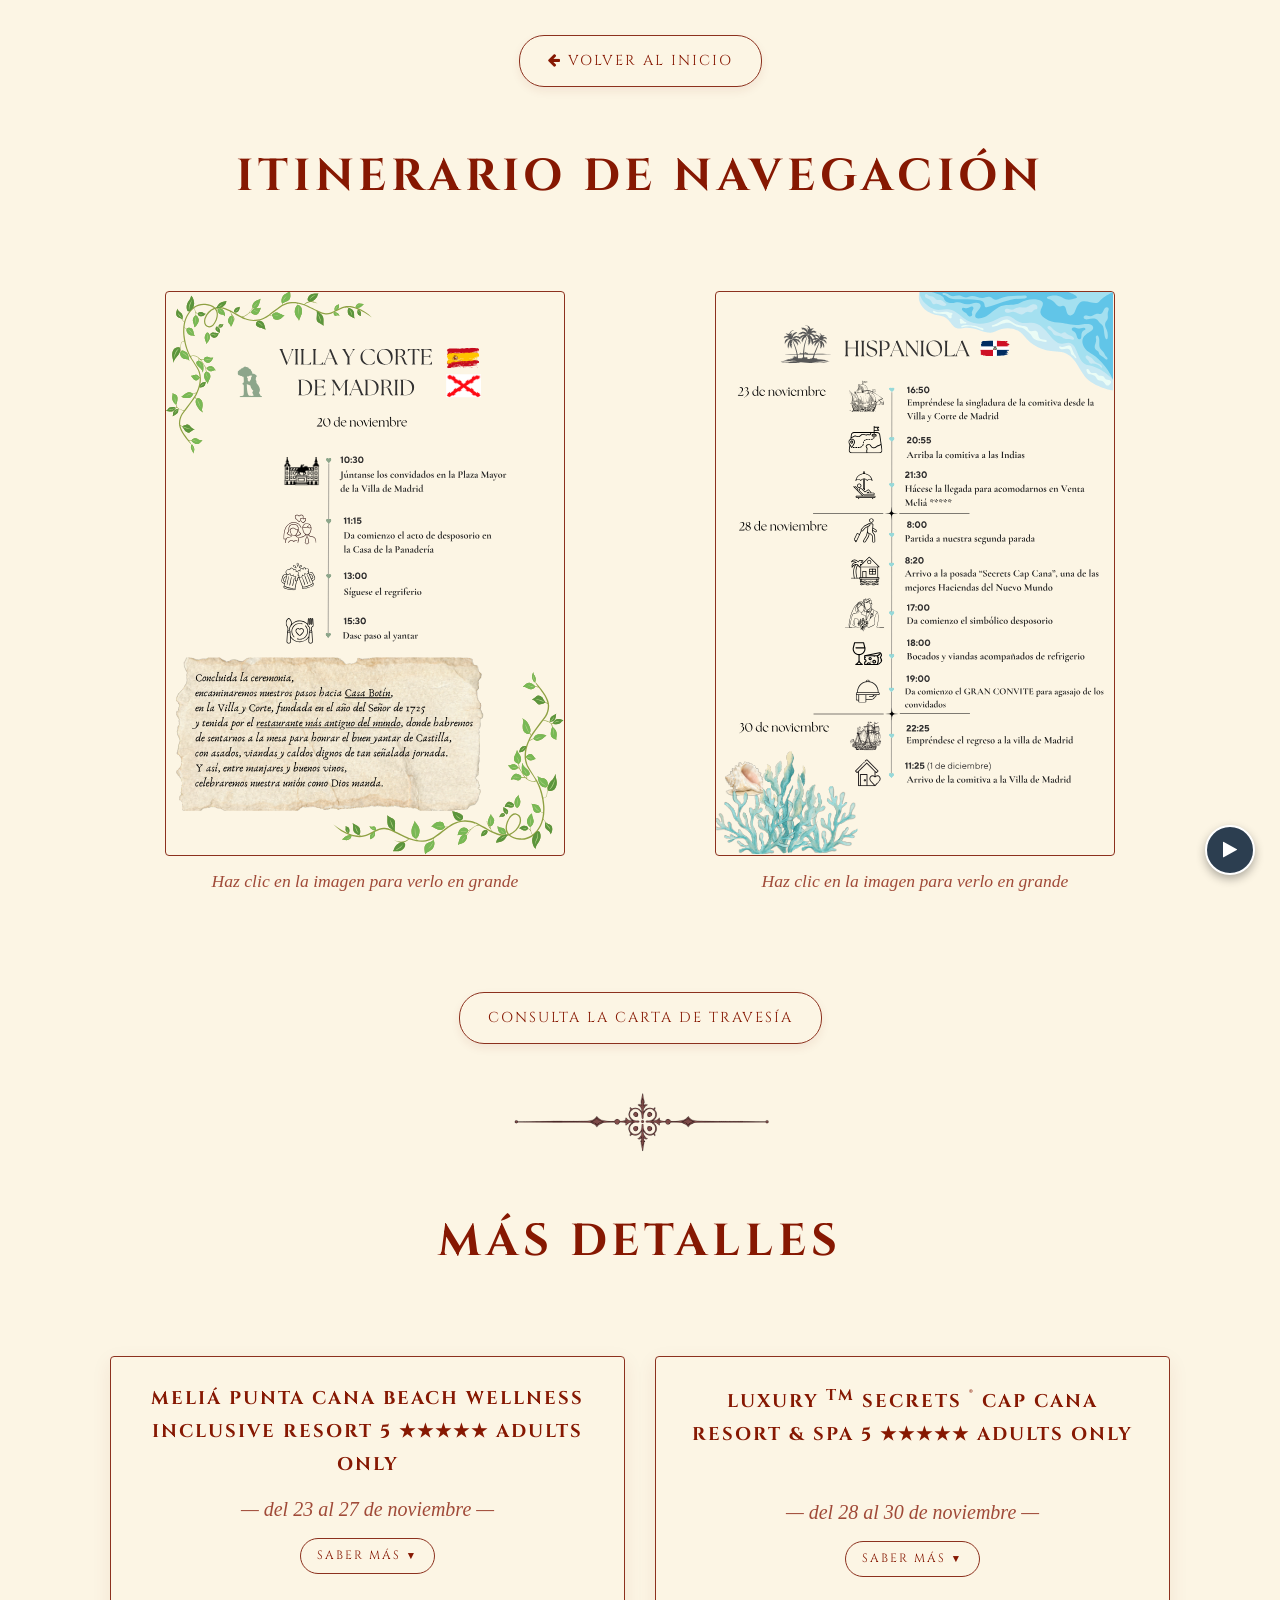
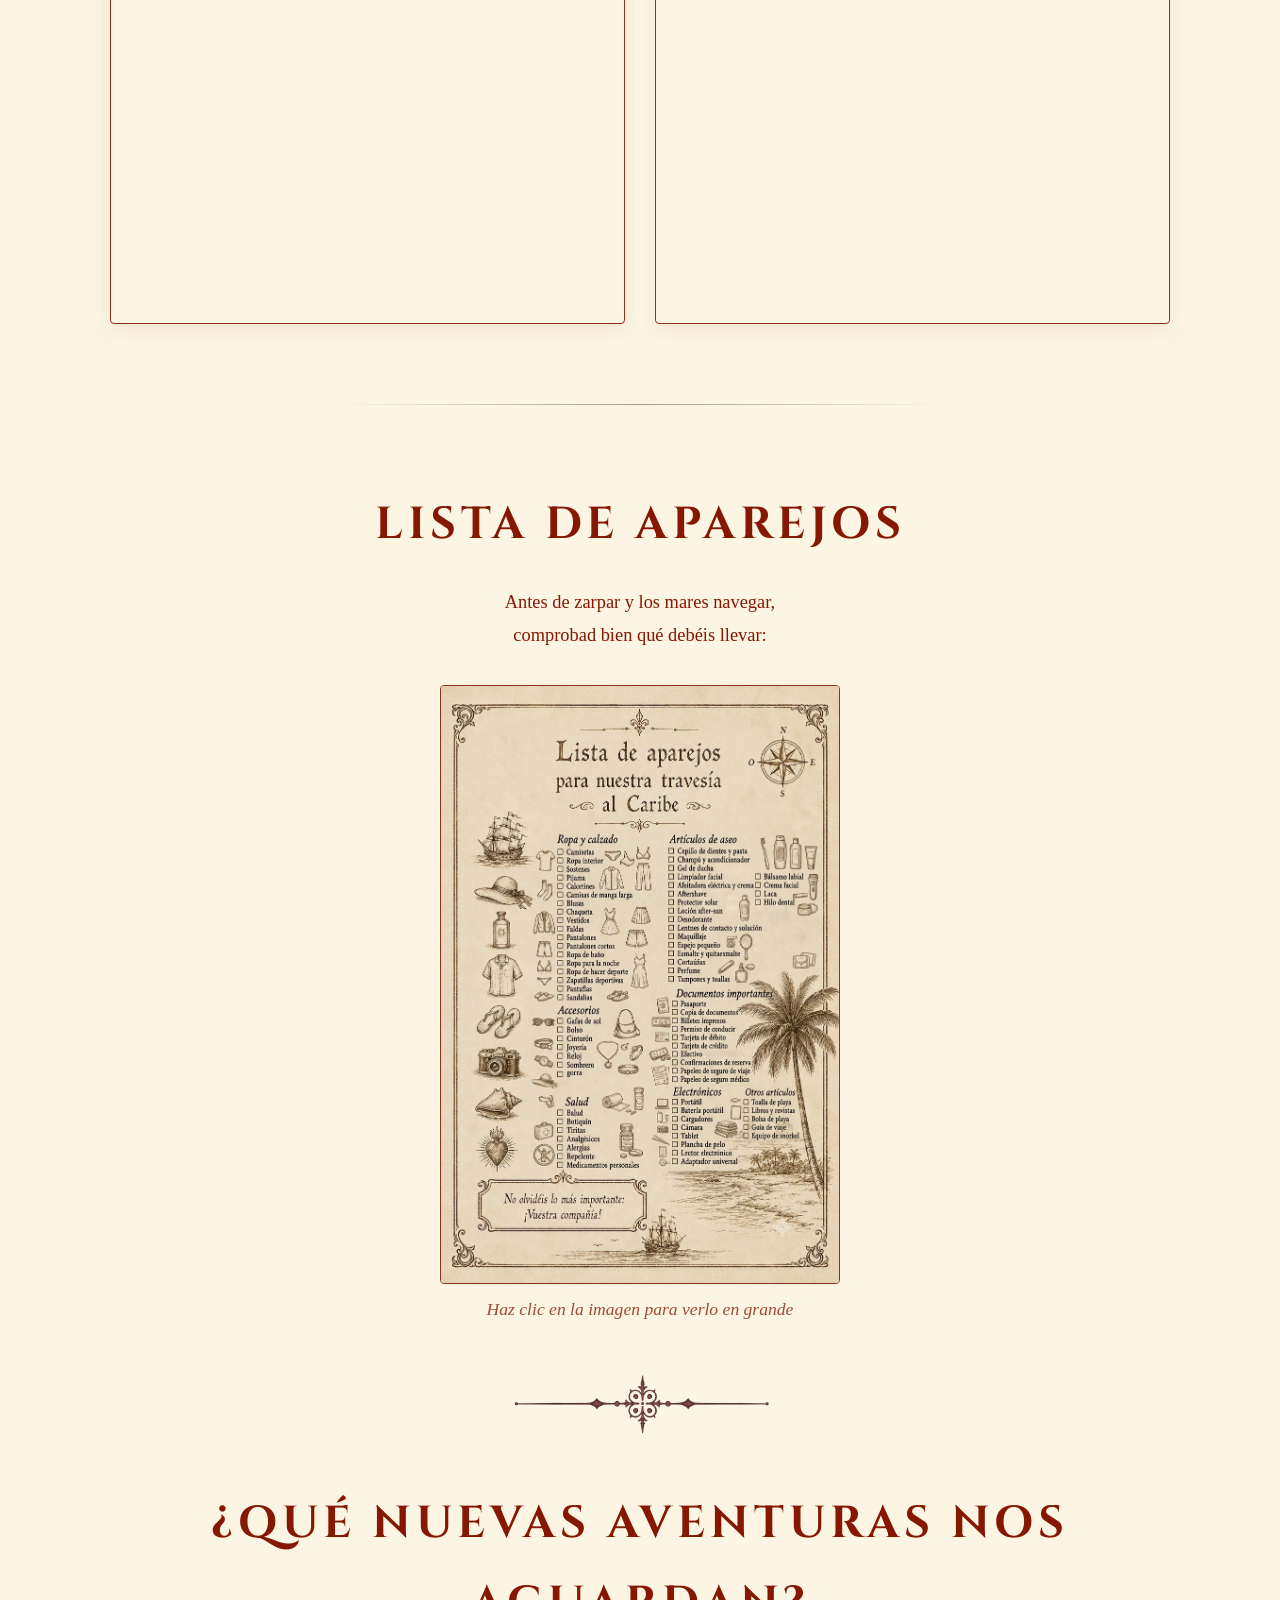
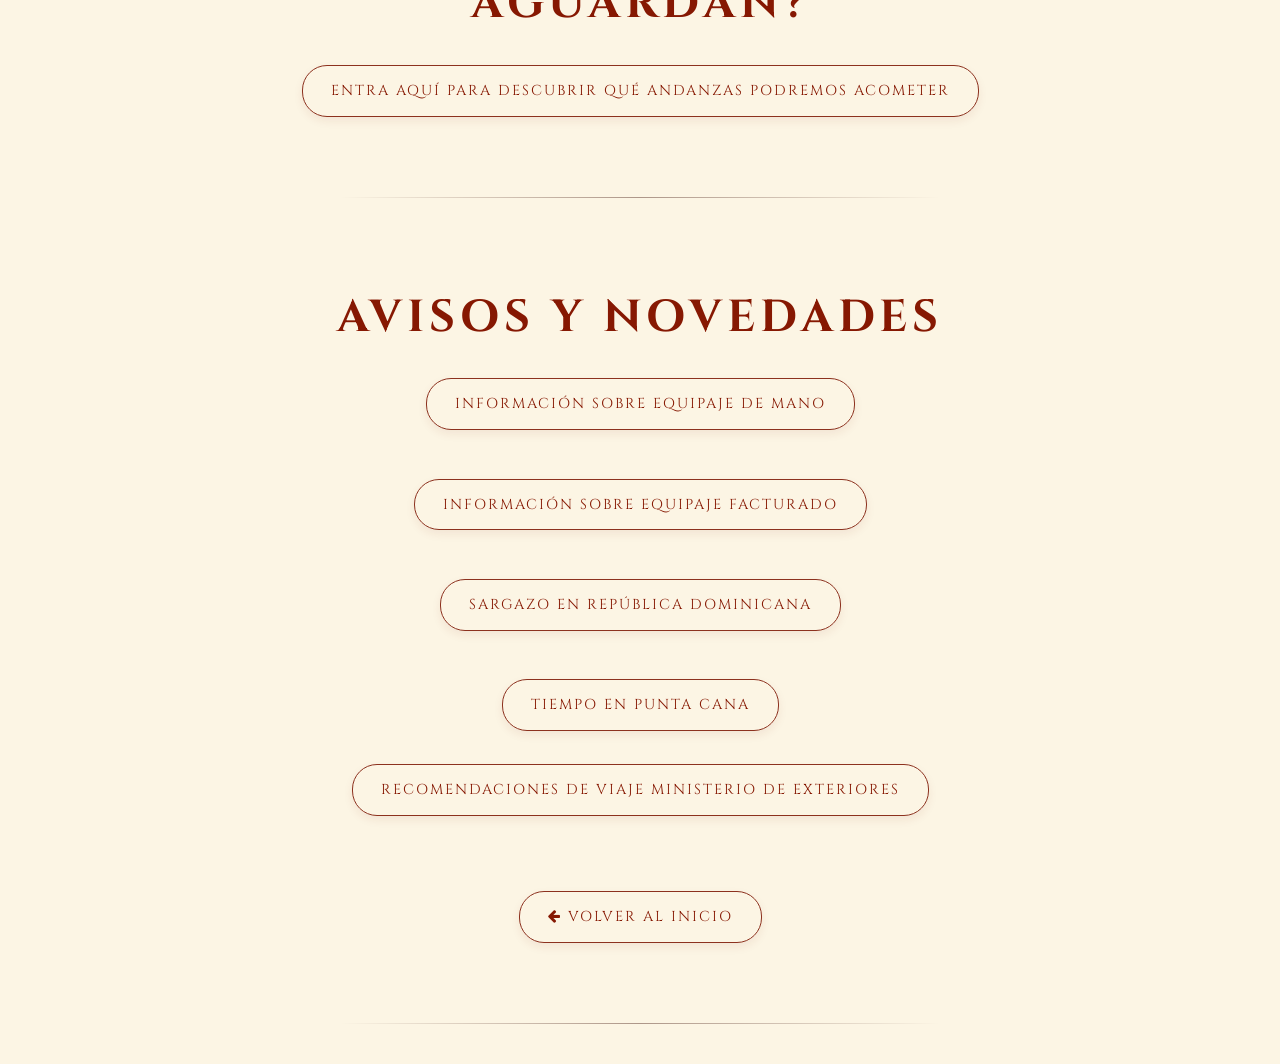
<file: donde-os-llevamos.html>
<!DOCTYPE html>
<html lang="es">
<head>
  <meta charset="UTF-8">
  <meta name="viewport" content="width=device-width, initial-scale=0.7">
  <title>MARTÍN & VERÓNICA - ITINERARIO</title>
  
  <link rel="stylesheet" href="style.css?v=10">
  <link rel="stylesheet" href="https://cdnjs.cloudflare.com/ajax/libs/font-awesome/4.7.0/css/font-awesome.min.css">
  <link rel="preconnect" href="https://fonts.googleapis.com">
  <link rel="preconnect" href="https://fonts.gstatic.com" crossorigin>
</head>
<body>

  <!-- BOTÓN VOLVER (ARRIBA DEL TODO) -->
  <div class="container" style="padding-top: 20px; padding-bottom: 10px;">
    <div class="aventuras-link-wrapper">
      <a href="index.html" class="aventuras-btn">
        <i class="fa fa-arrow-left"></i> Volver al inicio
      </a>
    </div>
  </div>

  <!-- ITINERARIO DE NAVEGACIÓN -->
  <section class="itinerary-section">
    <div class="container">
      <h2 class="section-title">ITINERARIO DE NAVEGACIÓN</h2>
      <br>
      <div class="itinerary-grid">
        <div class="itinerary-card">
          <img src="img/itinerario-madrid.svg" alt="Itinerario Madrid" class="itinerary-img zoomable-img">
          <p class="itinerary-caption">Haz clic en la imagen para verlo en grande</p>
        </div>
        <div class="itinerary-card">
          <img src="img/itinerario-puntacana.svg" alt="Itinerario Punta Cana" class="itinerary-img zoomable-img">
          <p class="itinerary-caption">Haz clic en la imagen para verlo en grande</p>
        </div>
      </div>
    </div>
  </section>

  <!-- CARTA DE TRAVESIA-->
  <section class="aventuras-section">
    <div class="container">
      <div class="aventuras-link-wrapper">
        <a href="docs/itinerario.pdf" target="_blank" rel="noopener noreferrer" class="aventuras-btn">
          Consulta la carta de travesía
        </a>
      </div>
    </div>
  </section>

  <!-- SEPARADOR CON IMAGEN -->
  <div class="container">
    <div class="separador-imagen-container">
      <img src="img/separador-ok.png" alt="Separador decorativo" class="separador-img">
    </div>
  </div>

  <!-- ALOJAMIENTO -->
  <section>
    <div class="container">
      <h2 class="section-title">MÁS DETALLES</h2>
      <br>
      <div class="hotels-grid">
        
        <!-- HOTEL 1 -->
        <div class="hotel-card">
          <div class="hotel-info">
            <h3><strong>MELIÁ PUNTA CANA BEACH WELLNESS INCLUSIVE RESORT 5 ★★★★★ ADULTS ONLY</strong></h3>
            <p class="hotel-dates">— del 23 al 27 de noviembre —</p>
            
            <details class="leer-mas-details">
              <summary class="leer-mas-btn"><span>Saber más</span></summary>
              <p class="hotel-texto-detallado">
                Único es aqueste retiro de bienestar en la isla de La Española, 
                reservado tan solo a los mayores, y asentado junto a las magníficas aguas de la Playa Bávaro, de acceso privado.
                En él hallaránse aposentos e instalaciones de gran lujo, manjares de escogida calidad y un servicio dispuesto a 
                procurar al viajero toda suerte de comodidades, para que su estancia en tierras del Caribe sea digna de memoria.
                Ofrece asimismo una cumplida «Experiencia de Bienestar integral», con entrada a más de seis casas de manjares, 
                cinco albercas y diversas actividades diarias consagradas al sosiego del cuerpo y del espíritu.
              </p>
            </details>
          </div>
          
          <a href="https://www.melia.com/en/hotels/dominican-republic/punta-cana/melia-punta-cana-beach-resort?utm_campaign=google&utm_content=5917&utm_medium=organic&utm_source=directories" target="_blank" rel="noopener noreferrer" class="hotel-map-link">
            <iframe class="hotel-map" src="https://www.google.com/maps/embed?pb=!1m18!1m12!1m3!1d3779.8195241148846!2d-68.41764892433007!3d18.672092982451126!2m3!1f0!2f0!3f0!3m2!1i1024!2i768!4f13.1!3m3!1m2!1s0x8ea8ec956bfc8b47%3A0xa459a2528b9f4a49!2sMeli%C3%A1%20Caribe%20Beach%20Resort!5e0!3m2!1ses!2ses!4v1784669785300!5m2!1ses!2ses" width="400" height="400" style="border:0;" allowfullscreen="" loading="lazy" referrerpolicy="strict-origin-when-cross-origin"></iframe>
          </a>
        </div>

        <!-- HOTEL 2 -->
        <div class="hotel-card">
          <div class="hotel-info">
            <h3><strong>Luxury <sup>TM</sup> Secrets <sup>®</sup> Cap Cana Resort & Spa 5 ★★★★★ Adults Only</strong></h3>
            <br>
            <p class="hotel-dates">— del 28 al 30 de noviembre —</p>
            
            <details class="leer-mas-details">
              <summary class="leer-mas-btn"><span>Saber más</span></summary>
              <p class="hotel-texto-detallado">
                Hállase aquesta ilustre morada entre las más preclaras y suntuosas de cuantas se conocen en las tierras del Caribe, 
                ennoblecida con la insigne distinción AAA Five Diamond, 
                y asentada en la cercada y privileged villa de Cap Cana.
                El Secrets Cap Cana Resort & Spa alza sus aposentos ante las cristalinas aguas de la playa de Juanillo,
                de uso reservado, tenida por una de las más hermosas y apacibles costas de toda La Española.
                En apuesta morada hallárase descanso, deleite y cumplida atención, bajo el sello Unlimited Luxury ®, 
                haciendo de la estancia una experiencia digna de los más ilustres viajeros que a las tierras del Nuevo Mundo se aventuran.
              </p>
            </details>
          </div>
          
          <a href="https://www.hyattinclusivecollection.com/es/resorts-y-hoteles/secrets/republica-dominicana/cap-cana-resort-spa/" target="_blank" rel="noopener noreferrer" class="hotel-map-link">
            <iframe class="hotel-map" src="https://www.google.com/maps/embed?pb=!1m18!1m12!1m3!1d3783.974538412734!2d-68.49913742433406!3d18.48481248260191!2m3!1f0!2f0!3f0!3m2!1i1024!2i768!4f13.1!3m3!1m2!1s0x8ea891001d36a695%3A0x938358f0d69315cd!2sSecrets%20Cap%20Cana%20Resort%20%26%20Spa!5e0!3m2!1ses!2ses!4v1784669958834!5m2!1ses!2ses" width="400" height="400" style="border:0;" allowfullscreen="" loading="lazy" referrerpolicy="strict-origin-when-cross-origin"></iframe>
          </a>
        </div>

      </div>
    </div>
  </section>

  <hr class="divider">

  <!-- QUE NECESITO LLEVAR -->
  <section class="itinerary-section">
    <div class="container">
      <h2 class="section-title">LISTA DE APAREJOS</h2>
      <p>Antes de zarpar y los mares navegar,</p>
      <p>comprobad bien qué debéis llevar:</p>
      <br>
      <div class="itinerary-card">
        <img src="img/listado-aparejos-completo.png" alt="Listado maleta" class="itinerary-img zoomable-img">
        <p class="itinerary-caption">Haz clic en la imagen para verlo en grande</p>
      </div>
    </div>
  </section>

  <!-- SEPARADOR CON IMAGEN -->
  <div class="container">
    <div class="separador-imagen-container">
      <img src="img/separador-ok.png" alt="Separador decorativo" class="separador-img">
    </div>
  </div>

  <!-- NUEVAS AVENTURAS -->
  <section class="aventuras-section">
    <div class="container">
      <h2 class="section-title">¿QUÉ NUEVAS AVENTURAS NOS AGUARDAN?</h2>
      
      <div class="aventuras-link-wrapper">
        <a href="docs/excursiones.pdf" target="_blank" rel="noopener noreferrer" class="aventuras-btn">
          Entra aquí para descubrir qué andanzas podremos acometer
        </a>
      </div>
    </div>
  </section>

  <hr class="divider">

  <!-- AVISOS-NOVEDADES -->
  <section class="aventuras-section">
    <div class="container">
      <h2 class="section-title">AVISOS Y NOVEDADES</h2>
      
      <div class="aventuras-link-wrapper">
       <a href=https://www.aireuropa.com/es/es/aea/informacion-para-volar/equipaje/equipaje-de-mano.html" target="_blank" rel="noopener noreferrer" class="aventuras-btn">
      Información sobre equipaje de mano
      </a>
      <br>
      <br>

      <div class="aventuras-link-wrapper">
       <a href=https://www.aireuropa.com/es/es/aea/informacion-para-volar/equipaje/equipaje-facturado.html" target="_blank" rel="noopener noreferrer" class="aventuras-btn">
      Información sobre equipaje facturado
      </a>
      <br>
      <br>


      <div class="aventuras-link-wrapper">
       <a href=https://fangass.com/?ile=republique-dominicaine&lang=es" target="_blank" rel="noopener noreferrer" class="aventuras-btn">
      Sargazo en República Dominicana
      </a>
      <br>
      <br>

      <div class="aventuras-link-wrapper">
        <a href="https://www.accuweather.com/es/do/punta-cana/462477/weather-forecast/462477" target="_blank" rel="noopener noreferrer" class="aventuras-btn">
          Tiempo en Punta Cana
        </a>
        <br><br>

        <a href="https://www.exteriores.gob.es/es/ServiciosAlCiudadano/Paginas/Detalle-recomendaciones-de-viaje.aspx?trc=República+Dominicana" target="_blank" rel="noopener noreferrer" class="aventuras-btn">
          Recomendaciones de viaje Ministerio de Exteriores
        </a>

      </div>
    </div>
  </section>

  <!-- BOTÓN VOLVER (ABAJO DEL TODO) -->
  <div class="container" style="padding-top: 20px; padding-bottom: 40px;">
    <div class="aventuras-link-wrapper">
      <a href="index.html" class="aventuras-btn">
        <i class="fa fa-arrow-left"></i> Volver al inicio
      </a>
    </div>
  </div>

  <hr class="divider">

  <!-- MODAL / LIGHTBOX PARA AMPLIAR IMÁGENES -->
  <div id="image-modal" class="modal-overlay">
    <span class="modal-close">&times;</span>
    <img class="modal-content" id="modal-img" alt="Vista ampliada">
  </div>

  <!-- AUDIO DE FONDO -->
  <audio id="musica-fondo" preload="auto" loop>
    <source src="audio/Bilirrubina.mp3" type="audio/mp3">
    Tu navegador no soporta el elemento de audio.
  </audio>

  <!-- BOTÓN FLOTANTE DE CONTROL DE MÚSICA -->
  <button id="btn-musica" class="musica-float-btn" onclick="toggleMusica()" aria-label="Reproducir o pausar música">
    <i id="icono-musica" class="fa fa-play"></i>
  </button>

  <script>
    /* AMPLIFICADOR DE IMÁGENES */
    const modal = document.getElementById('image-modal');
    const modalImg = document.getElementById('modal-img');
    const closeBtn = document.getElementsByClassName('modal-close')[0];

    document.querySelectorAll('.zoomable-img').forEach(img => {
      img.addEventListener('click', function() {
        modal.style.display = 'flex';
        modalImg.src = this.src;
      });
    });

    closeBtn.addEventListener('click', () => { 
      modal.style.display = 'none'; 
    });

    modal.addEventListener('click', (e) => {
      if (e.target === modal) modal.style.display = 'none';
    });

    /* CONTROL MANUAL DEL AUDIO CON BOTÓN FLOTANTE */
    const audio = document.getElementById('musica-fondo');
    const iconoMusica = document.getElementById('icono-musica');

    function toggleMusica() {
      if (audio.paused) {
        audio.play().then(() => {
          iconoMusica.className = 'fa fa-pause';
        }).catch(err => {
          console.error("Error al reproducir audio:", err);
        });
      } else {
        audio.pause();
        iconoMusica.className = 'fa fa-play';
      }
    }
  </script>

</body>
</html>
</file>
<file: style.css>
@import url('https://fonts.googleapis.com/css2?family=Cinzel+Decorative:wght@400;700&family=Cinzel:wght@400;600;700&family=IM+Fell+English:ital@0;1&display=swap');

:root {
  /* Paleta Siglo de Oro / Carta Cervantina */
  --bg-main: #fcf5e4;           /* Amarillo ocre suave estilo pergamino */
  --text-main: #861802;         /* Terracota / Teja profundo para textos principales */
  --text-muted: #A04A38;        /* Terracota suave para detalles secundarios */
  --border-color: #8C311E;      /* Borde terracota para enmarcar */
  
  /* Fuentes Cervantinas */
  --font-title: 'Cinzel', serif;
  --font-decorative: 'Cinzel Decorative', serif;
  --font-body: 'IM Fell English', serif;
}

* { 
  box-sizing: border-box; 
  margin: 0; 
  padding: 0; 
}

html { 
  scroll-behavior: smooth; 
}

body {
  font-family: var(--font-body);
  font-size: 1.15rem;
  line-height: 1.8;
  text-align: center;
  margin: 0;
  background-color: var(--bg-main);
  color: var(--text-main);
  overflow-x: hidden;
}

h1, h2, h3 {
  font-family: var(--font-title);
  font-weight: 600;
  letter-spacing: 2px;
  text-transform: uppercase;
  color: var(--text-main);
}

p {
  font-family: var(--font-body);
}

a { 
  text-decoration: none; 
  color: inherit; 
}

.container { 
  max-width: 1100px; 
  margin: 0 auto; 
  padding: 0 20px; 
}

section { 
  padding: 40px 20px; 
  background-color: var(--bg-main); 
  color: var(--text-main); 
}

.divider {
  border: 0;
  height: 1px;
  background-image: linear-gradient(to right, rgba(124, 40, 24, 0), rgba(55, 9, 0, 0.4), rgba(124, 40, 24, 0));
  margin: 40px auto;
  max-width: 600px;
  width: 80%;
}

/* ==========================================
   SEPARADOR CON IMAGEN DECORATIVA (MÁS DISCRETO)
   ========================================== */
.separador-imagen-container {
  display: flex;
  justify-content: center;
  align-items: center;
  margin: 1px auto 0 auto;     /* Espaciado superior mínimo (5px) y 0 abajo */
  width: 100%;
}

.separador-img {
  max-width: 300px;            /* Tamaño más contenido y elegante */
  width: 100%;
  height: auto;
  display: block;
  object-fit: contain;
  filter: sepia(50%) hue-rotate(320deg) contrast(105%); 
}

/* Reducimos también el espaciado superior de las tarjetas que vienen justo después */
#ubicaciones {
  padding-top: 1px;           /* Reduce el espacio que deja la propia sección */
}

/* Ajuste para móviles */
@media (max-width: 768px) {
  .separador-img {
    max-width: 170px;
  }
  .separador-imagen-container {
    margin: 5px auto 0 auto;
  }
  
} 

.section-title {
  font-family: var(--font-title);
  font-size: 2.8rem;
  font-weight: 700;
  letter-spacing: 5px;
  text-transform: uppercase;
  color: var(--text-main);
  margin-bottom: 20px;
  word-wrap: break-word;
  overflow-wrap: break-word;
  hyphens: auto;
}

/* ==========================================
   HERO / CABECERA
   ========================================== */
.hero {
  position: relative;
  width: 100vw;
  height: 100vh;
  background-image: url("img/pareja-cogidos-mano.jpg");
  background-size: cover;
  background-position: center;
  background-repeat: no-repeat;
  display: flex;
  align-items: center;
  justify-content: center;
  text-align: center;
  color: #ffffff;
  padding: 0;
}

.hero-overlay {
  position: absolute;
  top: 0; 
  left: 0; 
  width: 100%; 
  height: 100%;
  background-color: rgba(49, 26, 26, 0.5);
  z-index: 1;
}

.hero-content { 
  position: relative; 
  z-index: 2; 
  max-width: 900px; 
  padding: 0 20px; 
}

.hero-title {
  font-family: var(--font-decorative);
  font-size: 4.5rem;
  font-weight: 700;
  color: #F3E9D2;
  margin-bottom: 15px;
  letter-spacing: 4px;
  text-transform: uppercase;
  text-shadow: 2px 2px 10px rgba(0, 0, 0, 0.8);
  display: flex;
  align-items: center;
  justify-content: center;
  gap: 15px;
  flex-wrap: wrap;
}

.hero-title .ampersand-hero {
  font-family: var(--font-body);
  font-style: italic;
  font-size: 5rem;
  color: #F3E9D2;
  text-transform: lowercase;
  line-height: 1;
}

.nos-casamos {
  font-family: var(--font-title);
  font-size: 1.8rem;
  letter-spacing: 6px;
  color: #F3E9D2;
  text-shadow: 1px 1px 6px rgba(0, 0, 0, 0.8);
  margin-top: 10px;
}

.scroll-down {
  position: absolute;
  bottom: 30px;
  left: 50%;
  transform: translateX(-50%);
  z-index: 2;
  color: #F3E9D2;
  font-size: 1.8rem;
  animation: bounce 2s infinite;
}

@keyframes bounce {
  0%, 20%, 50%, 80%, 100% { transform: translate(-50%, 0); }
  40% { transform: translate(-50%, -10px); }
  60% { transform: translate(-50%, -5px); }
}

/* ==========================================
   SECCIÓN FECHA & DESCRIPCIÓN
   ========================================== */
.date-section { 
  font-size: 2.1rem; 
  line-height: 1.8; 
}

#la-fecha .descripcion,
.descripcion {
  font-family: var(--font-body);
  font-size: 1.4rem;
  color: var(--text-main);
  max-width: 680px;
  margin: 0 auto 20px auto;
  line-height: 1.8;
  text-transform: none;
}

/* ==========================================
   TARJETAS DE UBICACIÓN
   ========================================== */
.locations-grid {
  display: grid;
  grid-template-columns: repeat(auto-fit, minmax(320px, 1fr));
  gap: 50px;
  justify-content: center;
  max-width: 1100px;
  margin: 30px auto 0 auto;
}

.location-card {
  background-color: var(--bg-main);
  border: 2px solid var(--border-color);
  padding: 25px 20px;
  text-align: center;
  display: flex;
  flex-direction: column;
  align-items: center;
  justify-content: flex-start;
  box-sizing: border-box;
  position: relative;
  min-height: 420px;
  box-shadow: 0 4px 15px rgba(124, 40, 24, 0.08);
}

.card-title-overlapped {
  position: absolute;
  top: -24px; 
  left: 50%;
  transform: translateX(-50%);
  background-color: var(--bg-main);
  border: none;
  padding: 0 15px;
  display: flex;
  flex-direction: column;
  align-items: center;
  z-index: 10;
  width: max-content;
  max-width: 90%;
}

.card-prefix {
  font-family: var(--font-body);
  font-style: italic;
  font-weight: 400;
  font-size: 20px;
  color: var(--text-main);
  margin-bottom: -2px;
  line-height: 1;
}

.card-main-title {
  font-family: var(--font-title);
  font-weight: 700;
  font-size: 20px;
  color: var(--text-main);
  text-transform: uppercase;
  letter-spacing: 3px;
  margin: 0;
  line-height: 1.1;
}

.reveal-area {
  position: relative;
  width: 100%;
  height: 100%;
  margin-top: 25px;
  display: flex;
  flex-direction: column;
  align-items: center;
  justify-content: center;
  cursor: pointer;
  flex-grow: 1;
}

.reveal-cover {
  position: absolute;
  top: 0;
  left: 0;
  width: 100%;
  height: 100%;
  background-color: var(--bg-main);
  z-index: 5;
  display: flex;
  flex-direction: column;
  align-items: center;
  justify-content: center;
  transition: opacity 0.4s ease, visibility 0.4s ease;
  
}

.illustration-cover {
  max-width: 95%;
  max-height: 260px;
  width: auto;
  height: auto;
  object-fit: contain;
  filter: sepia(60%) hue-rotate(320deg) contrast(110%);
}

.click-hint {
  margin-top: 20px;
  background-color: var(--text-main);
  color: var(--bg-main);
  padding: 6px 18px;
  border-radius: 20px;
  font-family: var(--font-title);
  font-size: 0.75rem;
  letter-spacing: 1.5px;
  text-transform: uppercase;
  transition: transform 0.2s ease, background-color 0.2s ease;
}

.reveal-area:hover .click-hint {
  transform: scale(1.05);
  background-color: var(--border-color);
}

.card-hidden-content {
  display: flex;
  flex-direction: column;
  align-items: center;
  justify-content: center;
  width: 100%;
  opacity: 0;
  transition: opacity 0.4s ease;
}

.location-illustration {
  max-width: 320px;
  height: 190px;
  object-fit: contain;
  margin-bottom: 15px;
  filter: sepia(60%) hue-rotate(320deg) contrast(110%);
}

.location-description {
  font-family: var(--font-body);
  font-size: 1.1rem;
  line-height: 1.6;
  color: var(--text-main);
  letter-spacing: 0.5px;
}

.reveal-area.revealed .reveal-cover {
  opacity: 0;
  visibility: hidden;
  pointer-events: none;
}

.reveal-area.revealed .card-hidden-content {
  opacity: 1;
}

/* ==========================================
   TEMPORIZADOR (COUNTDOWN)
   ========================================== */
.countdown-container { 
  display: flex; 
  justify-content: center; 
  gap: 35px; 
  margin-top: 25px; 
}

.time-box {
  background: transparent;
  padding: 0;
  min-width: 60px;
  border: none;
}

.time-box span { 
  display: block; 
}

.time-value {
  font-family: var(--font-title);
  font-size: 3.5rem;
  color: var(--text-main);
  font-weight: 700;
  line-height: 1;
}

.time-label {
  font-family: var(--font-body);
  font-style: italic;
  font-size: 20px;
  color: var(--text-muted);
  margin-top: 2px;
}

/* ==========================================
   SECCIÓN "¿Y DÓNDE OS LLEVAMOS?" CON IMAGEN MAPA
   ========================================== */
.detalles-mapa-container {
  display: inline-flex;
  align-items: center;
  justify-content: center;
  gap: 12px;
  margin-top: 15px;
  flex-wrap: wrap;
}

.texto-detalles {
  font-family: var(--font-body);
  font-size: 1.3rem;
  color: var(--text-main);
}

.btn-img-mapa {
  display: inline-flex;
  align-items: center;
  justify-content: center;
  text-decoration: none;
  transition: transform 0.3s ease;
}

.btn-img-mapa:hover {
  transform: scale(1.15) rotate(4deg);
}

.img-mapa-link {
  width: 42px;
  height: 42px;
  object-fit: scale-down;
  border-radius: 50%;
  filter: sepia(40%);
  transition: filter 0.3s ease, box-shadow 0.3s ease;
}

.btn-img-mapa:hover .img-mapa-link {
  filter: sepia(0%);
  box-shadow: 0 4px 10px rgba(124, 40, 24, 0.4);
}

/* ==========================================
   HOTELES & ALOJAMIENTOS
   ========================================== */
.hotels-grid {
  display: grid;
  grid-template-columns: repeat(2, 1fr);
  gap: 30px;
  margin-top: 20px;
  max-width: 1100px;
}

.hotel-card {
  display: flex;
  flex-direction: column;
  justify-content: space-between;
  text-align: center;
  margin: 0;
  padding: 25px;
  background: var(--bg-main);
  border: 1px solid var(--border-color);
  box-shadow: 0 6px 20px rgba(124, 40, 24, 0.08);
  border-radius: 4px;
  transition: transform 0.3s ease, box-shadow 0.3s ease;
  color: inherit;
}

.hotel-card:hover {
  transform: translateY(-5px);
  box-shadow: 0 10px 25px rgba(124, 40, 24, 0.15);
}

.hotel-info { 
  margin-bottom: 15px; 
}

.hotel-card h3 {
  font-family: var(--font-title);
  margin-bottom: 10px;
  color: var(--text-main);
  font-size: 1.15rem;
}

.hotel-dates {
  font-family: var(--font-body);
  font-style: italic;
  font-size: 1.25rem;
  margin-bottom: 10px;
  color: var(--text-muted);
}

.leer-mas-details {
  margin-top: 10px;
  text-align: center;
}

.leer-mas-btn {
  font-family: var(--font-title);
  font-size: 0.75rem;
  letter-spacing: 2px;
  text-transform: uppercase;
  color: var(--text-main);
  cursor: pointer;
  list-style: none;
  display: inline-block;
  padding: 6px 16px;
  border: 1px solid var(--border-color);
  border-radius: 20px;
  transition: all 0.3s ease;
  user-select: none;
}

.leer-mas-btn::-webkit-details-marker {
  display: none;
}

.leer-mas-btn:hover {
  background-color: var(--text-main);
  color: var(--bg-main);
}

.leer-mas-details[open] .leer-mas-btn {
  margin-bottom: 12px;
  background-color: var(--border-color);
  color: var(--bg-main);
}

.leer-mas-details[open] .leer-mas-btn span::after {
  content: ' ▲';
}

.leer-mas-btn span::after {
  content: ' ▼';
  font-size: 0.65rem;
}

.hotel-texto-detallado {
  font-family: var(--font-body);
  font-size: 1.1rem;
  color: var(--text-main);
  line-height: 1.6;
  text-align: justify;
  text-justify: inter-word;
  padding: 5px 10px 0 10px;
  animation: fadeIn 0.4s ease;
}

@keyframes fadeIn {
  from { opacity: 0; transform: translateY(-5px); }
  to { opacity: 1; transform: translateY(0); }
}

.hotel-map-link {
  display: block;
  text-decoration: none;
}

.hotel-map {
  width: 100%;
  height: 280px;
  border: 1px solid var(--border-color);
  border-radius: 4px;
  margin-top: 15px;
  filter: sepia(40%);
  transition: filter 0.3s ease;
  position: relative;
  z-index: 2;
}

.hotel-map:hover { 
  filter: sepia(0%); 
}

/* ==========================================
   ITINERARIO DE BODA Y LISTA DE APAREJOS
   ========================================== */
.itinerary-grid {
  display: flex;
  justify-content: center;
  align-items: flex-start;
  gap: 40px;
  margin-top: 20px;
  flex-wrap: wrap;
}

.itinerary-card {
  display: flex;
  flex-direction: column;
  align-items: center;
  justify-content: center;
  max-width: 450px;
  width: 100%;
  margin: 0 auto;
  text-align: center;
}

.itinerary-img {
  width: 100%;
  max-width: 400px;
  height: auto;
  display: block;
  margin: 0 auto;
  cursor: pointer;
  border: 1px solid var(--border-color);
  border-radius: 4px;
  transition: transform 0.3s ease, filter 0.3s ease;
}

.itinerary-img:hover {
  transform: scale(1.02);
  filter: brightness(0.95);
}

.itinerary-caption {
  font-family: var(--font-body);
  font-style: italic;
  font-size: 1.1rem;
  color: var(--text-muted);
  margin-top: 10px;
  text-align: center;
}

/* ==========================================
   SECCIÓN NUEVAS AVENTURAS / EXCURSIONES
   ========================================== */
.descripcion-aventuras {
  font-family: var(--font-body);
  font-size: 1.3rem;
  color: var(--text-main);
  max-width: 650px;
  margin: 15px auto 25px auto;
  line-height: 1.8;
}

.aventuras-link-wrapper {
  margin-top: 15px;
}

.aventuras-btn {
  display: inline-block;
  font-family: var(--font-title);
  font-size: 0.9rem;
  letter-spacing: 2px;
  text-transform: uppercase;
  color: var(--text-main);
  border: 1.5px solid var(--border-color);
  padding: 12px 28px;
  border-radius: 25px;
  background-color: transparent;
  transition: all 0.3s ease;
  box-shadow: 0 4px 10px rgba(124, 40, 24, 0.08);
}

.aventuras-btn:hover {
  background-color: var(--text-main);
  color: var(--bg-main);
  transform: translateY(-2px);
  box-shadow: 0 6px 15px rgba(124, 40, 24, 0.2);
}

/* ==========================================
   MODAL / OVERLAY LIGHTBOX
   ========================================== */
.modal-overlay {
  display: none;
  position: fixed;
  z-index: 9999;
  top: 0;
  left: 0;
  width: 100%;
  height: 100%;
  background-color: rgba(30, 30, 30, 0.92); /* Fondo gris oscuro neutro */
  backdrop-filter: blur(6px);
  justify-content: center;
  align-items: center;
  padding: 10px;
  overflow: auto;
}

.modal-content {
  width: auto;
  height: auto;
  max-width: 96vw;
  max-height: 94vh;
  object-fit: contain;
  background-color: var(--bg-main);
  padding: 15px;
  border: 2px solid var(--border-color);
  border-radius: 6px;
  box-shadow: 0 25px 60px rgba(0, 0, 0, 0.8);
  animation: zoomIn 0.25s cubic-bezier(0.175, 0.885, 0.32, 1.275);
}

.modal-close {
  position: fixed;
  top: 15px;
  right: 25px;
  color: #F3E9D2;
  font-size: 3rem;
  font-weight: bold;
  cursor: pointer;
  user-select: none;
  transition: transform 0.2s ease, color 0.2s ease;
  z-index: 10000;
  text-shadow: 0 2px 10px rgba(0, 0, 0, 0.8);
}

.modal-close:hover {
  color: var(--text-muted);
  transform: scale(1.15);
}

@keyframes zoomIn {
  from { transform: scale(0.6); opacity: 0; }
  to { transform: scale(1); opacity: 1; }
}


/* ==========================================
   CARRUSEL PANORÁMICO (4 IMÁGENES & SIN CLIC)
   ========================================== */
.gallery-section-full {
  padding: 40px 0;
  overflow: hidden;
}

.carousel-full-wrapper {
  position: relative;
  width: 100vw;
  left: 50%;
  right: 50%;
  margin-left: -50vw;
  margin-right: -50vw;
  overflow: hidden;
  background-color: var(--bg-main);
}

.carousel-full-track {
  display: flex;
  width: 100%;
  will-change: transform;
}

/* CAMBIO SOLICITADO: Muestra exactamente 4 imágenes (25% cada una) */
.carousel-full-slide {
  flex: 0 0 25%;
  min-width: 25%;
  box-sizing: border-box;
  padding: 0;
}

/* CAMBIO SOLICITADO: Sin cursor de mano y clics desactivados */
.carousel-full-slide img {
  width: 100%;
  aspect-ratio: 1 / 1;          /* <-- Fuerza la proporción cuadrada (1:1) */
  height: auto;                 /* <-- Quitamos el height fijo (320px) para que no deforme */
  object-fit: cover;            /* <-- Recorta la imagen limpiamente sin estirarla */
  display: block;
  cursor: default;
  pointer-events: none;
  filter: grayscale(60%);
  transition: filter 0.3s ease, transform 0.3s ease;
}


.carousel-full-slide img:hover {
  filter: sepia(0%) contrast(100%);
}

.carousel-full-btn {
  position: absolute;
  top: 50%;
  transform: translateY(-50%);
  background: transparent;
  border: none;
  color: var(--text-main);
  font-size: 3rem;
  width: auto;
  height: auto;
  cursor: pointer;
  z-index: 10;
  transition: transform 0.2s ease, color 0.2s ease;
  padding: 10px;
  
  outline: none;
  user-select: none;
}

.carousel-full-btn:hover {
  
}

.carousel-full-btn.prev { left: 15px; }
.carousel-full-btn.next { right: 15px; }


/* ==========================================
   SECCIÓN IMAGEN BANNER FINAL (FULL-WIDTH CON OVERLAY Y TEXTO CENTRADO)
   ========================================== */
.banner-imagen {
  position: relative;
  width: 100vw;
  left: 50%;
  right: 50%;
  margin-left: -50vw;
  margin-right: -50vw;
  
  background-image: url("img/imagen-pareja-panoramica.png");
  background-size: cover;
  background-position: center center;
  background-repeat: no-repeat;
  
  height: 50vw;
  max-height: 550px;
  min-height: 320px;
  
  display: flex;
  align-items: flex-start;
  justify-content: center;
  padding-top: 55px;
  margin-top: 20px;
  overflow: hidden;
}

.banner-overlay {
  position: absolute;
  top: 0;
  left: 0;
  width: 100%;
  height: 100%;
  background-color: rgba(0, 0, 0, 0.181);
  z-index: 1;
}

.banner-content {
  position: relative;
  z-index: 2;
  padding: 0 20px;
  text-align: center;
  max-width: 800px;
}

.descripcion-banner {
  font-family: var(--font-body);
  font-style: italic;
  font-size: 2.2rem;
  color: #F3E9D2;
  text-shadow: 2px 2px 10px rgba(0, 0, 0, 0.9);
  margin: 0;
  line-height: 1.5;
  text-align: center;
}

/* CAMBIO SOLICITADO: Zoom en las ilustraciones de La Ceremonia / La Celebración */

.location-illustration {
  max-width: 380px;
  height: 230px;
  object-fit: contain;
  margin-top: 5px;
  margin-bottom: 5px;
  filter: sepia(60%) hue-rotate(320deg) contrast(110%);
}

/* ==========================================
   FOOTER
   ========================================== */
footer { 
  padding: 30px 20px; 
  background-color: var(--bg-main); 
  border-top: none;
  color: var(--text-muted); 
  font-family: var(--font-body);
  font-size: 0.95rem; 
}

.pulse2 {
  display: inline-block;
  color: #a81c00;
  animation: heartbeat 1.2s infinite ease-in-out;
}

@keyframes heartbeat {
  0% { transform: scale(1); }
  14% { transform: scale(1.25); }
  28% { transform: scale(1); }
  42% { transform: scale(1.25); }
  70% { transform: scale(1); }
}

/* ===================================================
   RESPONSIVE MÓVILES (<= 768px)
   =================================================== */
@media (max-width: 768px) {
  
  .section-title { 
    font-size: 1.8rem !important; 
    letter-spacing: 2px !important;
    padding: 0 10px !important;
  }

  .hero-title { 
    font-size: 2.2rem !important; 
    gap: 5px !important; 
    letter-spacing: 2px !important;
  }

  .hero-title .ampersand-hero { 
    font-size: 2.6rem !important; 
  }

  .locations-grid { 
    grid-template-columns: 1fr; 
    gap: 40px;
    margin-top: 35px;
  }
  
  .location-card { 
    padding: 25px 12px 20px 12px !important; 
    min-height: 350px;
  }

  .illustration-cover {
    max-width: 95%;
    max-height: 220px;
  }

  .location-illustration { 
    max-width: 240px; 
    height: 140px; 
  }

  .countdown-container { 
    gap: 10px; 
  }
  
  .time-value { 
    font-size: 2rem !important; 
  }
  
  .time-label {
    font-size: 16px !important;
  }

  .hotels-grid { 
    grid-template-columns: 1fr; 
    gap: 20px;
  }

  .hotel-map { 
    height: 220px; 
  }

  .itinerary-grid {
    flex-direction: column;
    align-items: center;
  }

  .banner-imagen {
    height: 65vw;
    min-height: 260px;
    padding-top: 30px;
  }
  
  .descripcion-banner {
    font-size: 1.5rem;
  }

  /* Muestra 2 imágenes en móvil en lugar de 4 para que se vean bien cuadradas */
  .carousel-full-slide {
    flex: 0 0 50%;
    min-width: 50%;
  }
}

 /* ==========================================
   ESTADO DESACTIVADO PARA BOTONES (.disabled)
   ========================================== */
.aventuras-btn.disabled,
.donde-btn.disabled {
  opacity: 0.55;             /* Apariencia atenuada */
  cursor: not-allowed;       /* Cursor de no permitido */
  pointer-events: none;      /* Inhabilita la acción de clic y hover */
  filter: grayscale(40%);    /* Tono apagado acorde a la estética */
  box-shadow: none;          /* Elimina elevación para dar sensación inactiva */
}

/* Botón flotante para la música */
.musica-float-btn {
  position: fixed;
  bottom: 25px;
  right: 25px;
  z-index: 9999;
  width: 50px;
  height: 50px;
  border-radius: 50%;
  background-color: #2c3e50; /* Puedes cambiar el color según tu paleta */
  color: #ffffff;
  border: 2px solid #ffffff;
  box-shadow: 0 4px 10px rgba(0, 0, 0, 0.3);
  cursor: pointer;
  display: flex;
  align-items: center;
  justify-content: center;
  font-size: 18px;
  transition: transform 0.2s ease, background-color 0.3s ease;
}

.musica-float-btn:hover {
  transform: scale(1.1);
  background-color: #1a252f;
}

/* Animación sutil cuando la música está reproduciéndose */
.musica-float-btn.reproduciendo {
  background-color: #e74c3c; /* Cambia a tono de alerta/pausa */
}
</file>
